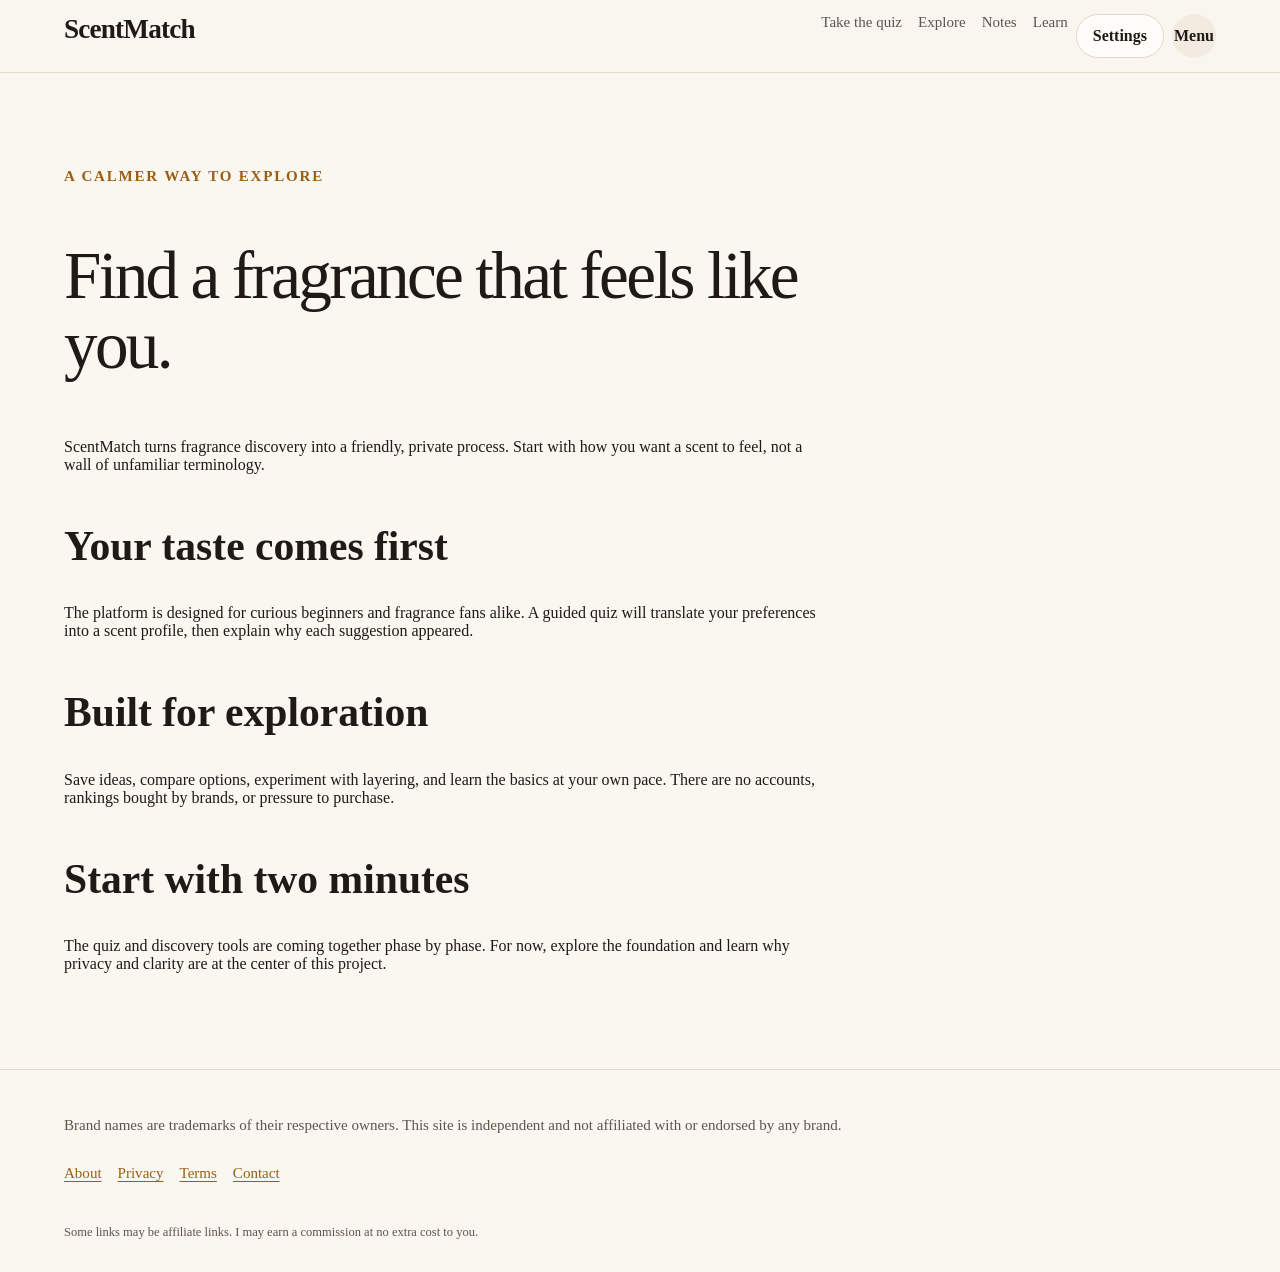
<file: index.html>
<!doctype html>
<html lang="en">
  <head>
    <meta charset="UTF-8" />
    <meta name="viewport" content="width=device-width, initial-scale=1.0" />
    <meta name="description" content="ScentMatch helps you find fragrances you'll actually love using a privacy-first scent quiz and guided fragrance discovery." />
    <meta http-equiv="Content-Security-Policy" content="default-src 'self'; script-src 'self'; style-src 'self'; img-src 'self' data:; connect-src 'self'; base-uri 'self'; form-action 'self'" />
    <meta name="theme-color" content="#0e0c0a" />
    <title>ScentMatch | Find your scent</title>
    <link rel="icon" href="icons/icon.svg" type="image/svg+xml" />
    <link rel="manifest" href="manifest.webmanifest" />
    <link rel="stylesheet" href="css/tokens.css" />
    <link rel="stylesheet" href="css/base.css" />
    <link rel="stylesheet" href="css/layout.css" />
    <link rel="stylesheet" href="css/components.css" />
    <link rel="stylesheet" href="css/pages.css" />
    <script src="js/theme-init.js"></script>
  </head>
  <body>
    <div id="app-shell"></div>
    <noscript>
      <p>This experience works best with JavaScript enabled. You can still browse the core pages and the site is designed to remain usable when scripts are off.</p>
    </noscript>
    <script type="module" src="js/components/layout.js"></script>
    <script type="module" src="js/pages/home.js"></script>
  </body>
</html>
</file>
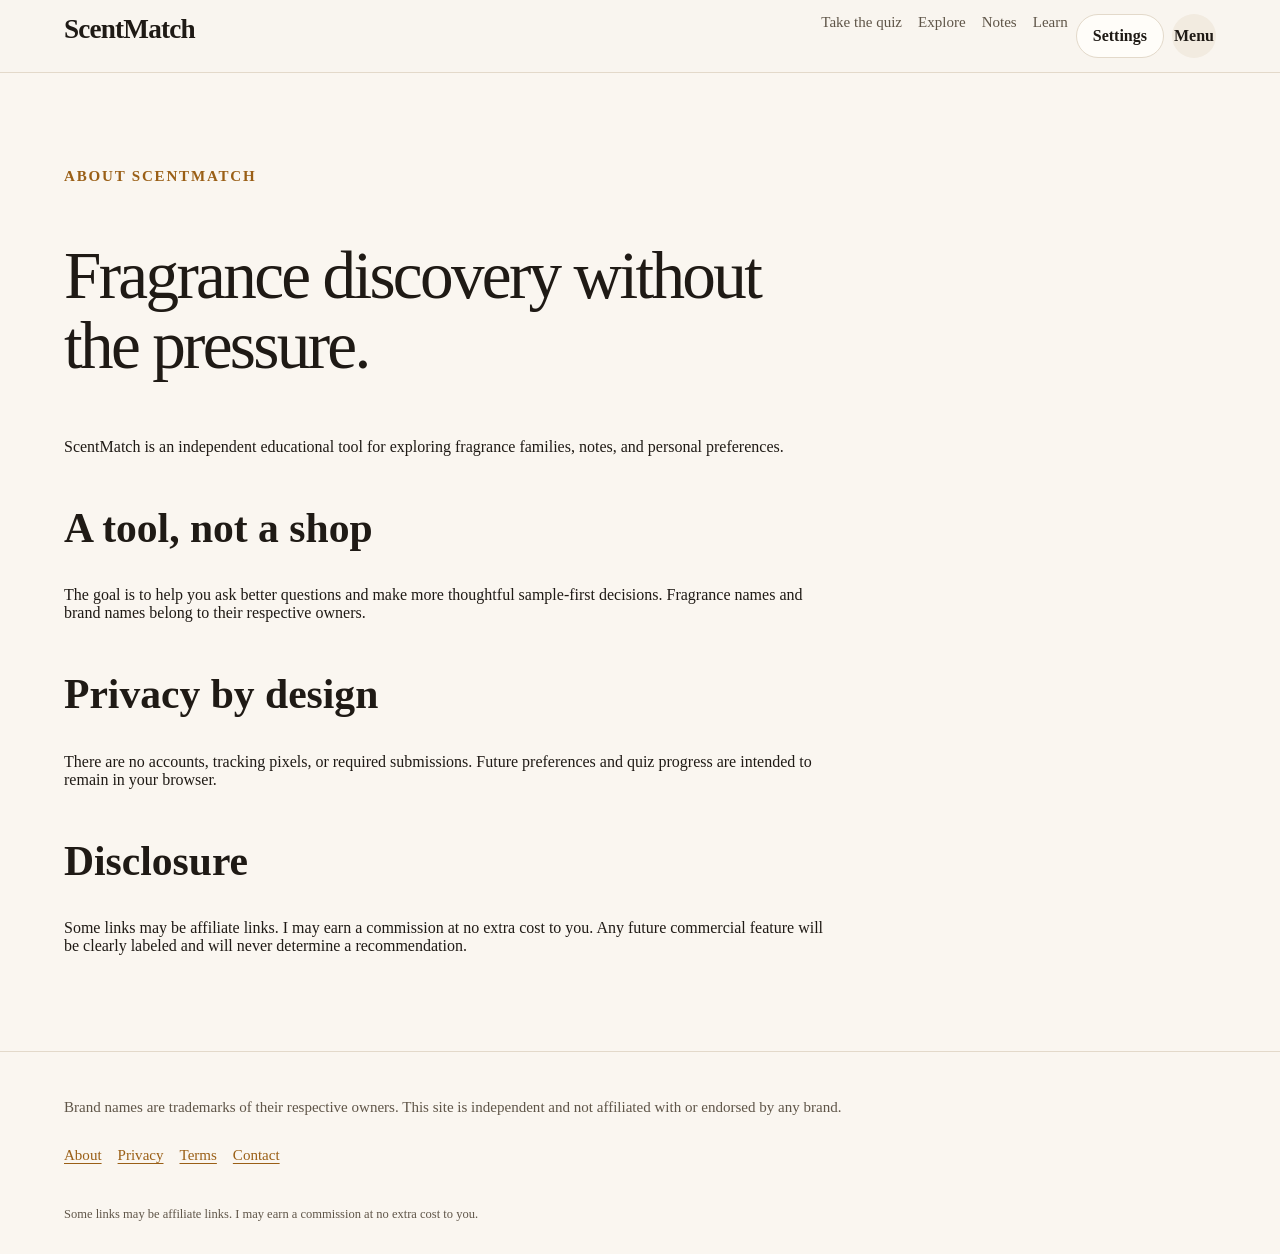
<file: about.html>
<!doctype html>
<html lang="en">
  <head>
    <meta charset="UTF-8" />
    <meta name="viewport" content="width=device-width, initial-scale=1.0" />
    <meta name="description" content="Learn about ScentMatch, our privacy-first approach, and how fragrance discovery is designed to be personal and non-judgmental." />
    <meta http-equiv="Content-Security-Policy" content="default-src 'self'; script-src 'self'; style-src 'self'; img-src 'self' data:; connect-src 'self'; base-uri 'self'; form-action 'self'" />
    <meta name="theme-color" content="#0e0c0a" />
    <title>About | ScentMatch</title>
    <link rel="icon" href="icons/icon.svg" type="image/svg+xml" />
    <link rel="stylesheet" href="css/tokens.css" />
    <link rel="stylesheet" href="css/base.css" />
    <link rel="stylesheet" href="css/layout.css" />
    <link rel="stylesheet" href="css/components.css" />
    <link rel="stylesheet" href="css/pages.css" />
    <script src="js/theme-init.js"></script>
  </head>
  <body>
    <div id="app-shell"></div>
    <noscript>
      <p>This page works best with JavaScript enabled. The structure and content remain readable without it.</p>
    </noscript>
    <script type="module" src="js/components/layout.js"></script>
    <script type="module" src="js/pages/about.js"></script>
  </body>
</html>
</file>
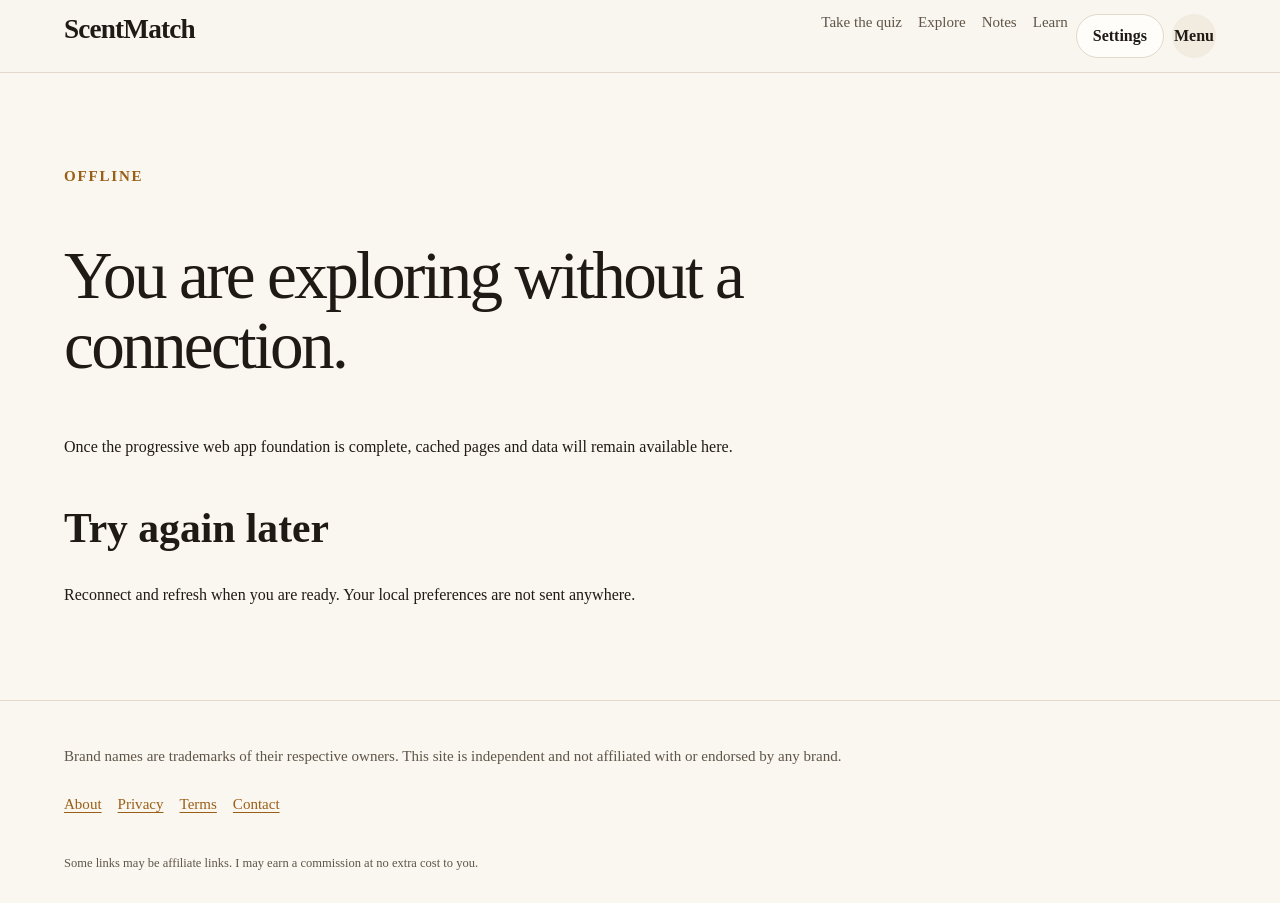
<file: offline.html>
<!doctype html>
<html lang="en">
  <head>
    <meta charset="UTF-8" />
    <meta name="viewport" content="width=device-width, initial-scale=1.0" />
    <meta name="description" content="ScentMatch is offline-ready and can show a helpful offline message when the network is unavailable." />
    <meta http-equiv="Content-Security-Policy" content="default-src 'self'; script-src 'self'; style-src 'self'; img-src 'self' data:; connect-src 'self'; base-uri 'self'; form-action 'self'" />
    <meta name="theme-color" content="#0e0c0a" />
    <title>Offline | ScentMatch</title>
    <link rel="icon" href="icons/icon.svg" type="image/svg+xml" />
    <link rel="stylesheet" href="css/tokens.css" />
    <link rel="stylesheet" href="css/base.css" />
    <link rel="stylesheet" href="css/layout.css" />
    <link rel="stylesheet" href="css/components.css" />
    <link rel="stylesheet" href="css/pages.css" />
    <script src="js/theme-init.js"></script>
  </head>
  <body>
    <div id="app-shell"></div>
    <noscript>
      <p>You are currently offline, and the static content will still load from the cached site when available.</p>
    </noscript>
    <script type="module" src="js/components/layout.js"></script>
    <script type="module" src="js/pages/offline.js"></script>
  </body>
</html>
</file>
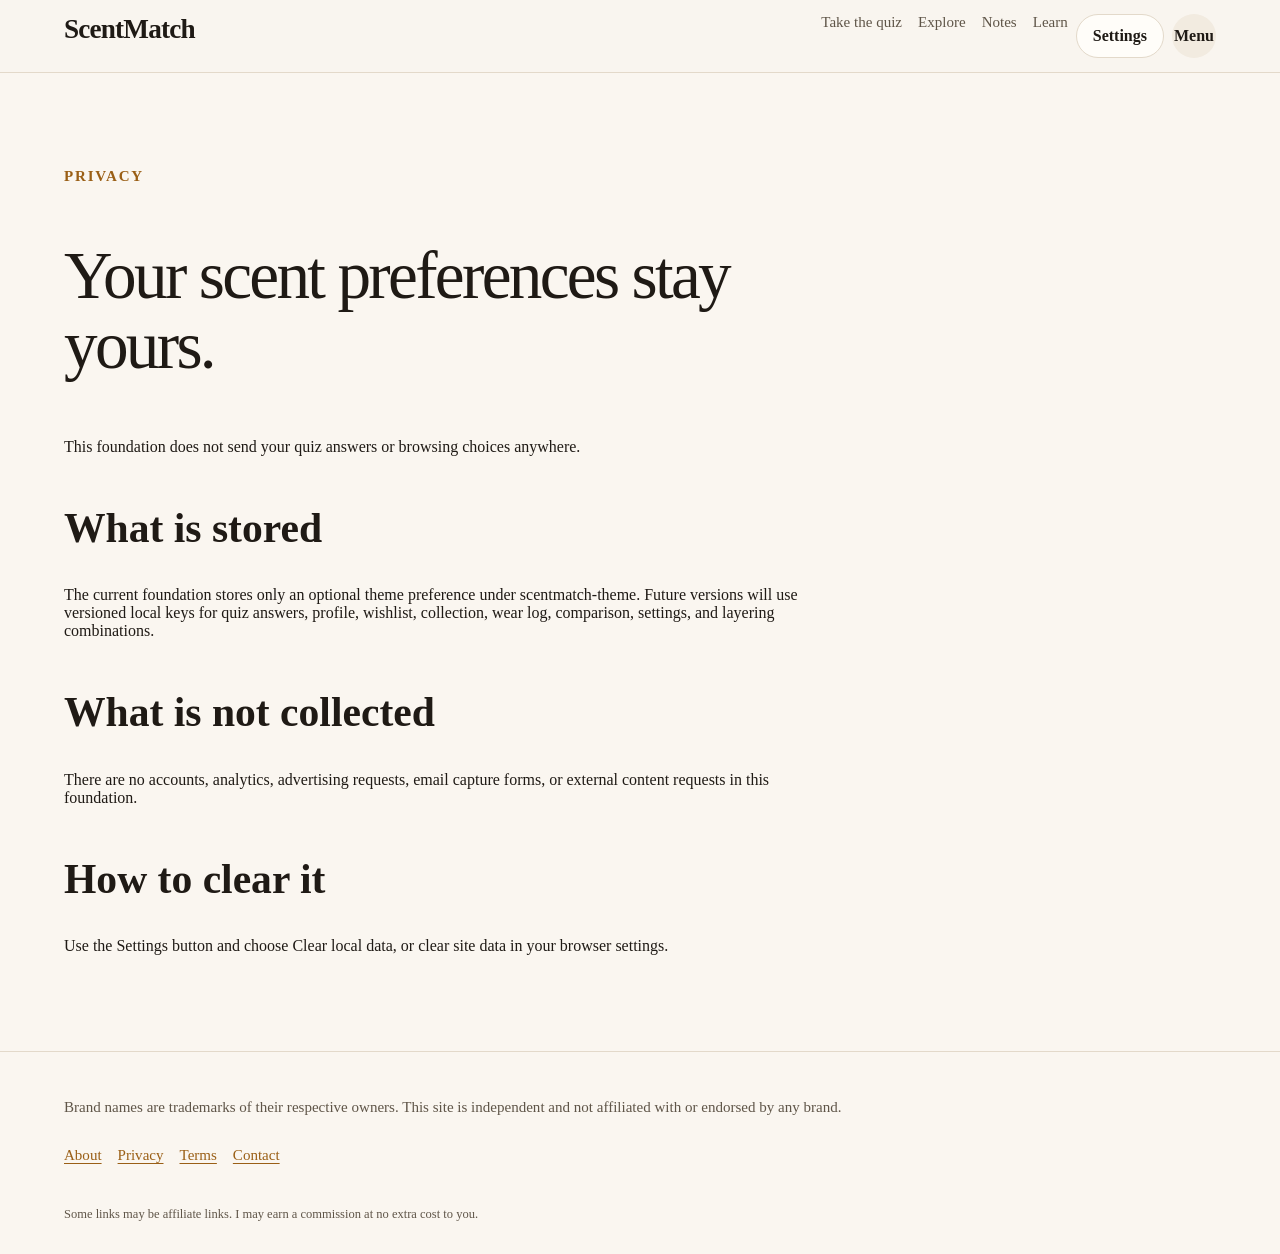
<file: privacy.html>
<!doctype html>
<html lang="en">
  <head>
    <meta charset="UTF-8" />
    <meta name="viewport" content="width=device-width, initial-scale=1.0" />
    <meta name="description" content="ScentMatch privacy policy and data practices. Your answers stay on your device and nothing is sent anywhere." />
    <meta http-equiv="Content-Security-Policy" content="default-src 'self'; script-src 'self'; style-src 'self'; img-src 'self' data:; connect-src 'self'; base-uri 'self'; form-action 'self'" />
    <meta name="theme-color" content="#0e0c0a" />
    <title>Privacy | ScentMatch</title>
    <link rel="icon" href="icons/icon.svg" type="image/svg+xml" />
    <link rel="stylesheet" href="css/tokens.css" />
    <link rel="stylesheet" href="css/base.css" />
    <link rel="stylesheet" href="css/layout.css" />
    <link rel="stylesheet" href="css/components.css" />
    <link rel="stylesheet" href="css/pages.css" />
    <script src="js/theme-init.js"></script>
  </head>
  <body>
    <div id="app-shell"></div>
    <noscript>
      <p>The privacy policy is still readable without JavaScript. We do not require accounts or external services.</p>
    </noscript>
    <script type="module" src="js/components/layout.js"></script>
    <script type="module" src="js/pages/privacy.js"></script>
  </body>
</html>
</file>
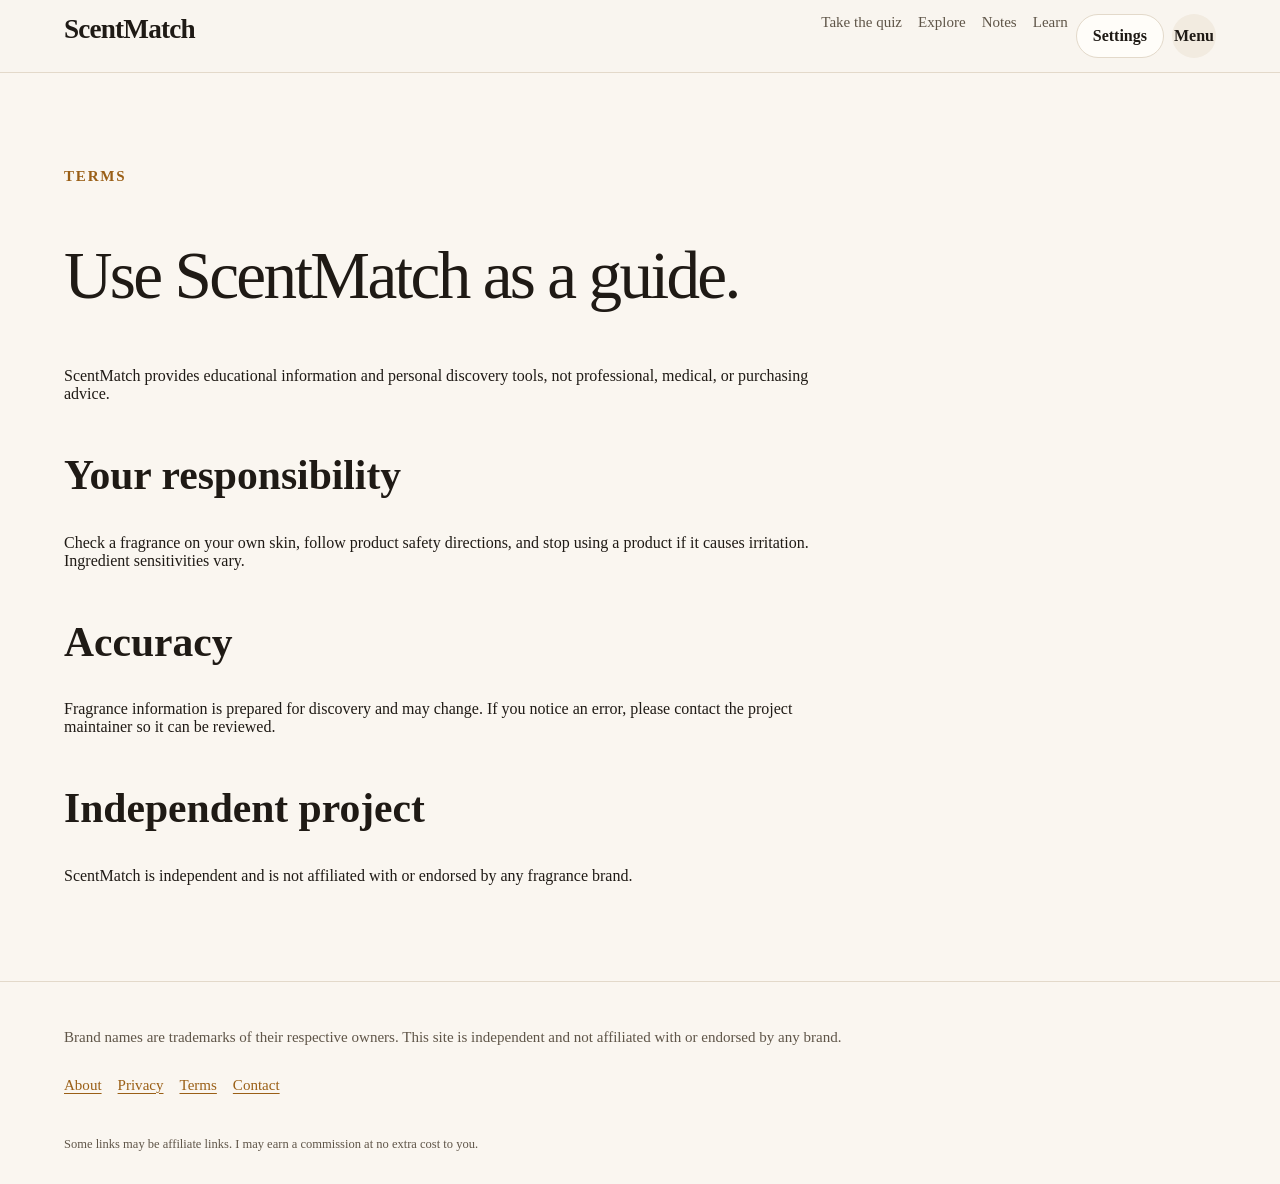
<file: terms.html>
<!doctype html>
<html lang="en">
  <head>
    <meta charset="UTF-8" />
    <meta name="viewport" content="width=device-width, initial-scale=1.0" />
    <meta name="description" content="Terms of use for ScentMatch, including your rights, responsibilities, and how the project is intended to be used." />
    <meta http-equiv="Content-Security-Policy" content="default-src 'self'; script-src 'self'; style-src 'self'; img-src 'self' data:; connect-src 'self'; base-uri 'self'; form-action 'self'" />
    <meta name="theme-color" content="#0e0c0a" />
    <title>Terms | ScentMatch</title>
    <link rel="icon" href="icons/icon.svg" type="image/svg+xml" />
    <link rel="stylesheet" href="css/tokens.css" />
    <link rel="stylesheet" href="css/base.css" />
    <link rel="stylesheet" href="css/layout.css" />
    <link rel="stylesheet" href="css/components.css" />
    <link rel="stylesheet" href="css/pages.css" />
    <script src="js/theme-init.js"></script>
  </head>
  <body>
    <div id="app-shell"></div>
    <noscript>
      <p>These terms are provided in readable form when JavaScript is not enabled.</p>
    </noscript>
    <script type="module" src="js/components/layout.js"></script>
    <script type="module" src="js/pages/terms.js"></script>
  </body>
</html>
</file>
<file: css/tokens.css>
:root {
  --color-bg: #0e0c0a;
  --color-surface: #171411;
  --color-surface-2: #211c17;
  --color-border: #2e2822;
  --color-text: #f3ece2;
  --color-muted: #b2a798;
  --color-accent: #d9a45b;
  --color-accent-2: #e6b7a0;
  --color-success: #9fc6a5;
  --color-danger: #e29b91;
  --space-1: 0.25rem;
  --space-2: 0.5rem;
  --space-3: 0.75rem;
  --space-4: 1rem;
  --space-5: 1.5rem;
  --space-6: 2rem;
  --space-7: 3rem;
  --space-8: 5rem;
  --radius-sm: 0.5rem;
  --radius-md: 0.9rem;
  --radius-lg: 1.5rem;
  --radius-pill: 999px;
  --shadow-1: 0 0.5rem 2rem rgb(0 0 0 / 18%);
  --shadow-2: 0 1rem 4rem rgb(0 0 0 / 28%);
  --shadow-3: 0 1.5rem 6rem rgb(0 0 0 / 36%);
  --font-display: "Iowan Old Style", "Palatino Linotype", "Book Antiqua", Georgia, serif;
  --font-body: system-ui, -apple-system, BlinkMacSystemFont, "Segoe UI", sans-serif;
  --step--1: clamp(0.82rem, 0.78rem + 0.2vw, 0.95rem);
  --step-0: clamp(1rem, 0.95rem + 0.25vw, 1.125rem);
  --step-1: clamp(1.25rem, 1.1rem + 0.75vw, 1.7rem);
  --step-2: clamp(1.75rem, 1.4rem + 1.5vw, 2.6rem);
  --step-3: clamp(2.4rem, 1.8rem + 3vw, 4.5rem);
  --step-4: clamp(3rem, 2rem + 5vw, 7rem);
  --step-5: clamp(3.6rem, 2.4rem + 7vw, 10rem);
  --ease-out: cubic-bezier(0.2, 0.8, 0.2, 1);
  --dur-fast: 150ms;
  --dur-base: 220ms;
  --dur-slow: 500ms;
  --container-max: 72rem;
  --focus-ring: 0 0 0 3px var(--color-bg), 0 0 0 6px var(--color-accent);
}

[data-theme="light"] {
  --color-bg: #faf6f0;
  --color-surface: #fffdf9;
  --color-surface-2: #f2ebe0;
  --color-border: #e3d9ca;
  --color-text: #1f1a15;
  --color-muted: #5f5548;
  --color-accent: #9a5f16;
  --color-accent-2: #b0644a;
  --color-success: #39704b;
  --color-danger: #a33f35;
  --shadow-1: 0 0.5rem 2rem rgb(71 49 26 / 10%);
  --shadow-2: 0 1rem 4rem rgb(71 49 26 / 14%);
  --shadow-3: 0 1.5rem 6rem rgb(71 49 26 / 18%);
}
</file>
<file: css/base.css>
* { box-sizing: border-box; }
html { color-scheme: dark; scroll-behavior: smooth; }
html[data-theme="light"] { color-scheme: light; }
body { margin: 0; background: var(--color-bg); color: var(--color-text); font-family: var(--font-body); font-size: var(--step-0); line-height: 1.6; }
body, button, input { font: inherit; }
a { color: var(--color-accent); text-underline-offset: 0.18em; }
a:hover { color: var(--color-accent-2); }
button, a { min-height: 44px; }
button { border: 0; cursor: pointer; }
button:focus-visible, a:focus-visible, input:focus-visible, summary:focus-visible { outline: none; box-shadow: var(--focus-ring); }
img, svg { max-width: 100%; }
main { min-height: 65vh; }
::selection { background: var(--color-accent); color: var(--color-bg); }
.sr-only { position: absolute; width: 1px; height: 1px; padding: 0; margin: -1px; overflow: hidden; clip: rect(0, 0, 0, 0); white-space: nowrap; border: 0; }
</file>
<file: css/layout.css>
.site-header { border-bottom: 1px solid var(--color-border); background: color-mix(in srgb, var(--color-bg) 90%, transparent); }
.site-header__inner, .site-footer__inner, .page-container { width: min(calc(100% - 2rem), var(--container-max)); margin-inline: auto; }
.site-header__inner { display: flex; align-items: center; justify-content: space-between; gap: var(--space-4); min-height: 4.5rem; }
.brand { color: var(--color-text); font-family: var(--font-display); font-size: var(--step-1); font-weight: 700; text-decoration: none; letter-spacing: -0.03em; }
.site-nav { display: flex; align-items: center; gap: var(--space-2); }
.site-nav__links { display: none; gap: var(--space-4); align-items: center; }
.site-nav__links a { color: var(--color-muted); text-decoration: none; font-size: var(--step--1); }
.site-nav__links a:hover { color: var(--color-text); }
.page-container { padding-block: var(--space-7); }
.site-footer { border-top: 1px solid var(--color-border); padding-block: var(--space-6); color: var(--color-muted); font-size: var(--step--1); }
.site-footer__inner { display: grid; gap: var(--space-4); }
.site-footer__links { display: flex; flex-wrap: wrap; gap: var(--space-4); }
@media (min-width: 46rem) { .site-nav__links { display: flex; } .site-nav__menu { display: none; } .page-container { padding-block: var(--space-8); } }
</file>
<file: css/components.css>
/* Component index: buttons, cards, chips, drawers, modals, notices, progress, and responsive controls. */
.button { display: inline-flex; align-items: center; justify-content: center; gap: var(--space-2); padding: 0.7rem 1rem; border-radius: var(--radius-pill); font-weight: 700; text-decoration: none; transition: transform var(--dur-fast) var(--ease-out), background var(--dur-fast) var(--ease-out); }
.button:hover { transform: translateY(-2px); }
.button--primary { background: var(--color-accent); color: var(--color-bg); }
.button--secondary { border: 1px solid var(--color-border); background: var(--color-surface); color: var(--color-text); }
.button--ghost { background: transparent; color: var(--color-muted); }
.button--icon { width: 44px; padding: 0; background: var(--color-surface-2); color: var(--color-text); }
.card { border: 1px solid var(--color-border); border-radius: var(--radius-lg); background: var(--color-surface); box-shadow: var(--shadow-1); }
.card__body { padding: var(--space-5); }
.eyebrow { color: var(--color-accent); font-size: var(--step--1); font-weight: 800; letter-spacing: 0.12em; text-transform: uppercase; }
.display { font-family: var(--font-display); font-weight: 500; letter-spacing: -0.04em; line-height: 1.05; }
.notice { border-left: 3px solid var(--color-accent); padding: var(--space-3) var(--space-4); background: var(--color-surface-2); color: var(--color-muted); }
.skip-link { position: absolute; top: var(--space-3); left: var(--space-3); z-index: 10; transform: translateY(-200%); background: var(--color-accent); color: var(--color-bg); padding: var(--space-3) var(--space-4); border-radius: var(--radius-sm); }
.skip-link:focus { transform: translateY(0); }
.hero { position: relative; overflow: hidden; padding-block: var(--space-8); }
.hero::before { content: ""; position: absolute; inset: 10% -20% auto auto; width: 22rem; height: 22rem; border-radius: 50%; background: var(--color-accent); filter: blur(100px); opacity: 0.12; pointer-events: none; }
.hero__content { position: relative; max-width: 48rem; }
.hero h1 { margin: var(--space-3) 0 var(--space-5); font-size: var(--step-4); }
.hero p { max-width: 42rem; color: var(--color-muted); font-size: var(--step-1); }
.button-row { display: flex; flex-wrap: wrap; gap: var(--space-3); margin-top: var(--space-5); }
.grid { display: grid; gap: var(--space-4); }
.grid--3 { grid-template-columns: 1fr; }
.section-heading { max-width: 42rem; margin-bottom: var(--space-5); }
.section-heading h2 { margin: var(--space-2) 0; font-size: var(--step-2); }
.section-heading p { color: var(--color-muted); }
.site-menu { position: fixed; inset: 0 0 0 auto; z-index: 5; width: min(22rem, 90vw); padding: 6rem var(--space-5) var(--space-5); background: var(--color-surface); box-shadow: var(--shadow-3); }
.site-menu[hidden], .dialog[hidden], .drawer[hidden], .toast[hidden] { display: none; }
.site-menu a { display: block; padding: var(--space-3) 0; color: var(--color-text); }
.dialog, .drawer { position: fixed; z-index: 20; border: 1px solid var(--color-border); background: var(--color-surface); color: var(--color-text); box-shadow: var(--shadow-3); }
.dialog { inset: 50% auto auto 50%; width: min(32rem, calc(100% - 2rem)); transform: translate(-50%, -50%); padding: var(--space-5); border-radius: var(--radius-lg); }
.drawer { inset: 0 0 0 auto; width: min(26rem, 92vw); padding: var(--space-6) var(--space-5); overflow: auto; }
.backdrop { position: fixed; inset: 0; z-index: 19; background: rgb(0 0 0 / 60%); }
.toast { position: fixed; right: var(--space-4); bottom: var(--space-4); z-index: 30; max-width: 22rem; padding: var(--space-3) var(--space-4); border: 1px solid var(--color-border); border-radius: var(--radius-md); background: var(--color-surface-2); box-shadow: var(--shadow-2); }
@media (min-width: 42rem) { .grid--3 { grid-template-columns: repeat(3, 1fr); } }
@media (prefers-reduced-motion: reduce) { *, *::before, *::after { scroll-behavior: auto !important; transition-duration: 0.01ms !important; animation-duration: 0.01ms !important; } }
</file>
<file: css/pages.css>
.feature-card { height: 100%; }
.feature-card h3 { margin-top: 0; font-family: var(--font-display); font-size: var(--step-1); }
.feature-card p { color: var(--color-muted); }
.trust-strip { display: grid; gap: var(--space-3); margin-top: var(--space-7); padding: var(--space-4); border: 1px solid var(--color-border); border-radius: var(--radius-md); color: var(--color-muted); }
.prose { max-width: 48rem; }
.prose h1 { font-size: var(--step-3); }
.prose h2 { margin-top: var(--space-7); font-family: var(--font-display); font-size: var(--step-2); }
.prose li { margin-block: var(--space-2); }
.not-found { text-align: center; padding-block: var(--space-8); }
@media (min-width: 42rem) { .trust-strip { grid-template-columns: repeat(3, 1fr); } }
</file>
